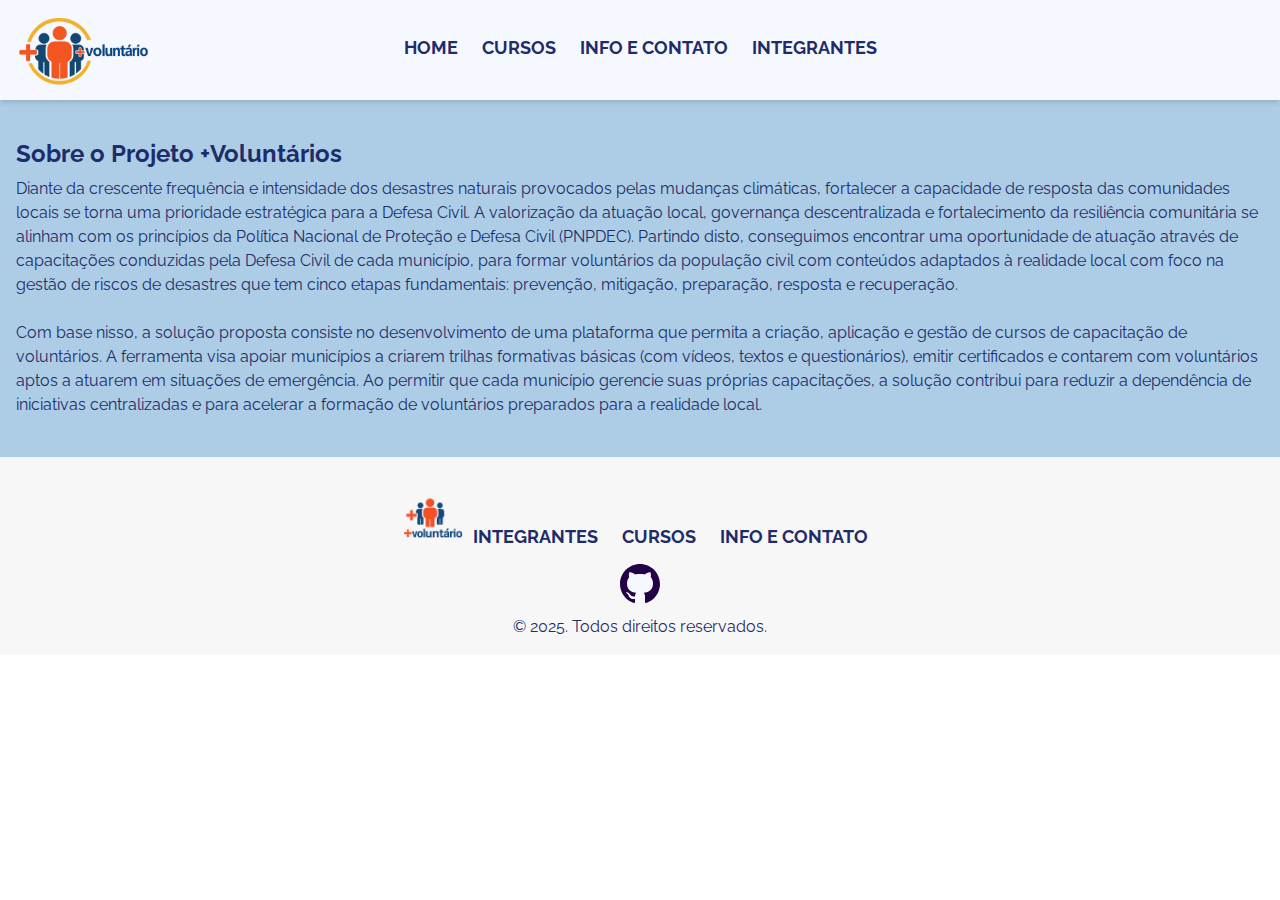
<file: about.html>
<!DOCTYPE html>
<html lang="pt-BR">
  <head>
    <meta charset="UTF-8" />
    <meta http-equiv="X-UA-Compatible" content="IE=edge" />

    <meta name="viewport" content="width=device-width, initial-scale=1.0" />
    <title>+Voluntários</title>

    <link rel="preconnect" href="https://fonts.googleapis.com" />
    <link rel="preconnect" href="https://fonts.gstatic.com" crossorigin />
    <link
      href="https://fonts.googleapis.com/css2?family=Archivo:wght@100&family=Courgette&family=Gloria+Hallelujah&family=Lobster&display=swap"
      rel="stylesheet"
    />
    <link
      href="https://fonts.googleapis.com/css2?family=Lato:wght@400;700&display=swap"
      rel="stylesheet"
    />
    <link
      href="https://fonts.googleapis.com/css2?family=Raleway:wght@400;700&display=swap"
      rel="stylesheet"
    />
    <link rel="stylesheet" href="css/styles.css" />
     <link rel="stylesheet" href="css/about.css" />
  </head>

  <body>
    <header>
      <div id="cabecalho">
        <a href="#" class="abrirmenu" onclick="abrir();"> &equiv; </a>

        <div id="superior">
          <div id="imagem">
            <img src="img/32.png" alt="logomarca defesa civil" />
          </div>

          <nav>
            <a href="#" class="fecharmenu" onclick="fechar();"> &times; </a>
            <ul>
              <li><a href="index.html">Home</a></li>
              <li><a href="cursos.html">Cursos</a></li>
              <li><a href="infoecontato.html">Info e contato</a></li>
              <li><a href="quemsomos.html">Integrantes</a></li>
            </ul>
          </nav>
        </div>
      </div>
    </header>
    <main>
      <!-- Team Section -->
      <section class="about-section">
        <div class="container">
          <div class="about-text">
  
            <h2>Sobre o Projeto +Voluntários</h2>

            <p>
              Diante da crescente frequência e intensidade dos desastres
              naturais provocados pelas mudanças climáticas, fortalecer a
              capacidade de resposta das comunidades locais se torna uma
              prioridade estratégica para a Defesa Civil. A valorização da
              atuação local, governança descentralizada e fortalecimento da
              resiliência comunitária se alinham com os princípios da Política
              Nacional de Proteção e Defesa Civil (PNPDEC). Partindo disto,
              conseguimos encontrar uma oportunidade de atuação através de
              capacitações conduzidas pela Defesa Civil de cada município, para
              formar voluntários da população civil com conteúdos adaptados à
              realidade local com foco na gestão de riscos de desastres que tem
              cinco etapas fundamentais: prevenção, mitigação, preparação,
              resposta e recuperação. <br/>
          
              <br/>Com base nisso, a solução proposta consiste no desenvolvimento de uma
              plataforma que permita a criação, aplicação e gestão de cursos de
              capacitação de voluntários. A ferramenta visa apoiar municípios a
              criarem trilhas formativas básicas (com vídeos, textos e
              questionários), emitir certificados e contarem com voluntários
              aptos a atuarem em situações de emergência. Ao permitir que cada
              município gerencie suas próprias capacitações, a solução contribui
              para reduzir a dependência de iniciativas centralizadas e para
              acelerar a formação de voluntários preparados para a realidade
              local.
            </p>
          </div>
        </div>
      </section>
    </main>
    <!-- ----------------FOOTER------------------ -->
    <footer>
      <div id="logo-links">
        <div>
          <nav>
            <ul>
              <li>
                <a href="index.html">
                  <img
                    id="logo-sugestao-azul"
                    src="img/30.png"
                    alt="logomarca defesa civil"
                  />
                </a>
              </li>
            </ul>
          </nav>
        </div>

        <div id="footer-links">
          <nav>
            <ul>
              <li><a href="quemsomos.html">Integrantes</a></li>
              <li><a href="cursos.html">Cursos</a></li>
              <li><a href="infoecontato.html">Info e contato</a></li>
            </ul>
          </nav>
        </div>
      </div>
      <div id="redes">
        <nav>
          <ul>
            <li>
              <a
                href="https://github.com/3BugBuddies/curso-volutarios-defesa-civil"
                target="_blank"
                ><img src="img/icon-github-logo.svg" alt="logotipo-do-github"
              /></a>
            </li>
          </ul>
        </nav>
      </div>
      <div id="direitos">
        <p>&copy; 2025. Todos direitos reservados.</p>
      </div>
    </footer>

    <script src="script/menu.js"></script>
  </body>
</html>
</file>
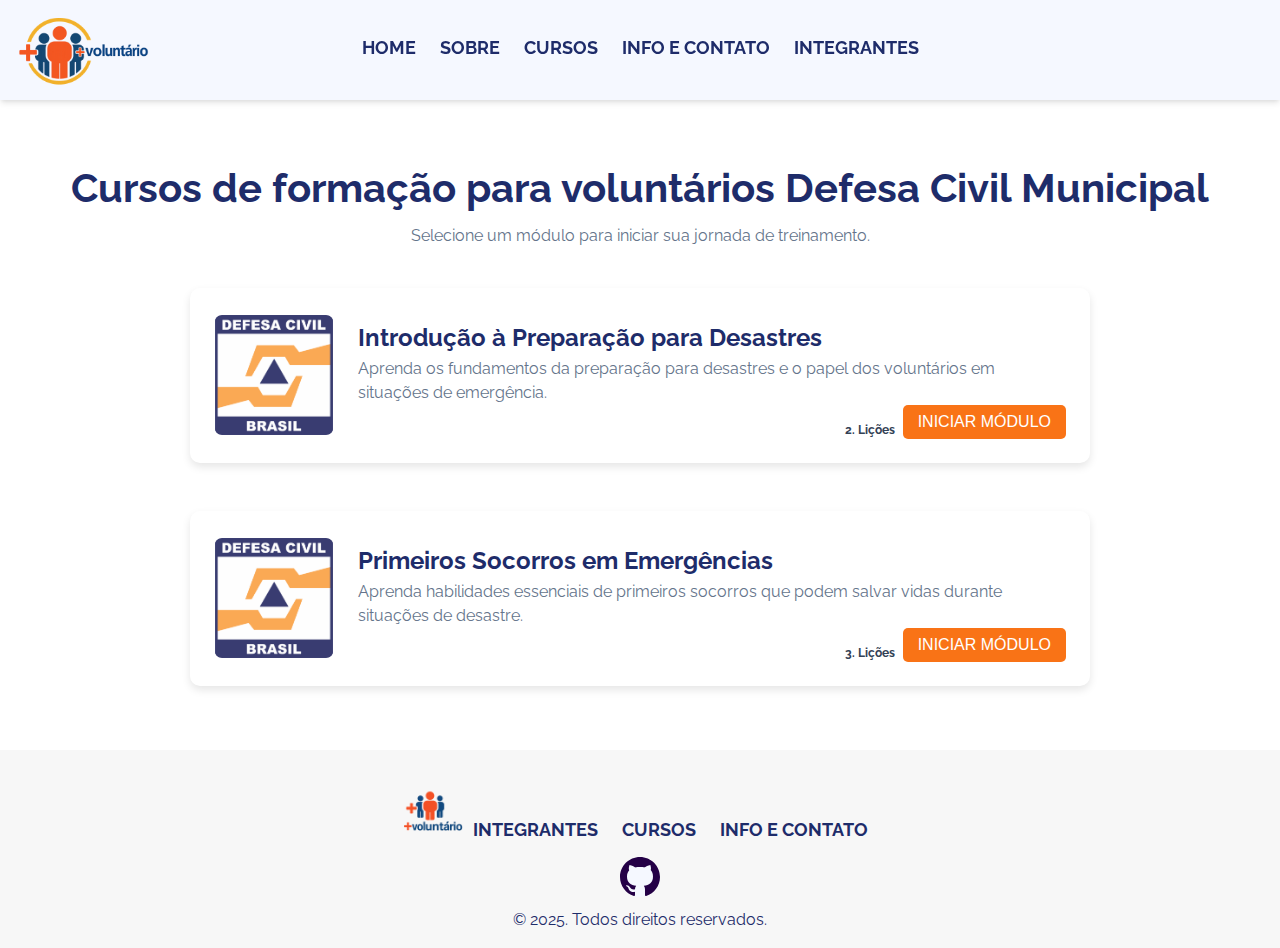
<file: cursos.html>
<!DOCTYPE html>
<html lang="pt-BR">
  <head>
    <meta charset="UTF-8" />
    <meta http-equiv="X-UA-Compatible" content="IE=edge" />
    <meta name="viewport" content="width=device-width, initial-scale=1.0" />
    <title>+Voluntários</title>

    <link rel="preconnect" href="https://fonts.googleapis.com" />
    <link rel="preconnect" href="https://fonts.gstatic.com" crossorigin />
    <link
      href="https://fonts.googleapis.com/css2?family=Archivo:wght@100&family=Courgette&family=Gloria+Hallelujah&family=Lobster&display=swap"
      rel="stylesheet"
    />
    <link
      href="https://fonts.googleapis.com/css2?family=Lato:wght@400;700&display=swap"
      rel="stylesheet"
    />
    <link
      href="https://fonts.googleapis.com/css2?family=Raleway:wght@400;700&display=swap"
      rel="stylesheet"
    />
    <link rel="stylesheet" href="css/styles.css" />
    <link rel="stylesheet" href="css/home.css" />
    <link rel="stylesheet" href="css/lista-curso.css" />
  </head>

  <body>
    <header>
      <div id="cabecalho">
        <a href="#" class="abrirmenu" onclick="abrir();"> &equiv; </a>

        <div id="superior">
          <div id="imagem">
         <img src="img/32.png" alt="logomarca defesa civil" />
          </div>

          <nav>
            <a href="#" class="fecharmenu" onclick="fechar();"> &times; </a>
            <ul>
              <li><a href="index.html">Home</a></li>
              <li><a href="about.html">Sobre</a></li>
              <li><a href="cursos.html">Cursos</a></li>
              <li><a href="infoecontato.html">Info e contato</a></li>
              <li><a href="quemsomos.html">Integrantes</a></li>
            </ul>
          </nav>
        </div>
      </div>
    </header>

    <main class="main" role="main">
      <div class="content">
        <section class="modules">
          <div class="container-modules">
            <h2>Cursos de formação para voluntários Defesa Civil Municipal</h2>
            <p>Selecione um módulo para iniciar sua jornada de treinamento.</p>

            <div class="module-grid" id="module-grid"></div>
          </div>
        </section>
      </div>
    </main>

    <!-- ----------------FOOTER------------------ -->
    <footer>
      <div id="logo-links">
        <div>
          <nav>
            <ul>
              <li>
                <a href="index.html">
                  <img
                    id="logo-sugestao-azul"
                    src="img/30.png"
                    alt="logomarca defesa civil"
                  />
                </a>
              </li>
            </ul>
          </nav>
        </div>

        <div id="footer-links">
          <nav>
            <ul>
              <li><a href="quemsomos.html">Integrantes</a></li>
              <li><a href="cursos.html">Cursos</a></li>
              <li><a href="infoecontato.html">Info e contato</a></li>
            </ul>
          </nav>
        </div>
      </div>
      <div id="redes">
        <nav>
          <ul>
            <li>
              <a
                href="https://github.com/3BugBuddies/curso-volutarios-defesa-civil"
                target="_blank"
                ><img src="img/icon-github-logo.svg" alt="logotipo-do-github"
              /></a>
            </li>
          </ul>
        </nav>
      </div>
      <div id="direitos">
        <p>&copy; 2025. Todos direitos reservados.</p>
      </div>
    </footer>

    <script src="script/data.js"></script>
    <script src="script/utils.js"></script>
    <script src="script/lista-curso.js"></script>
    <script src="script/menu.js"></script>
  </body>
</html>
</file>
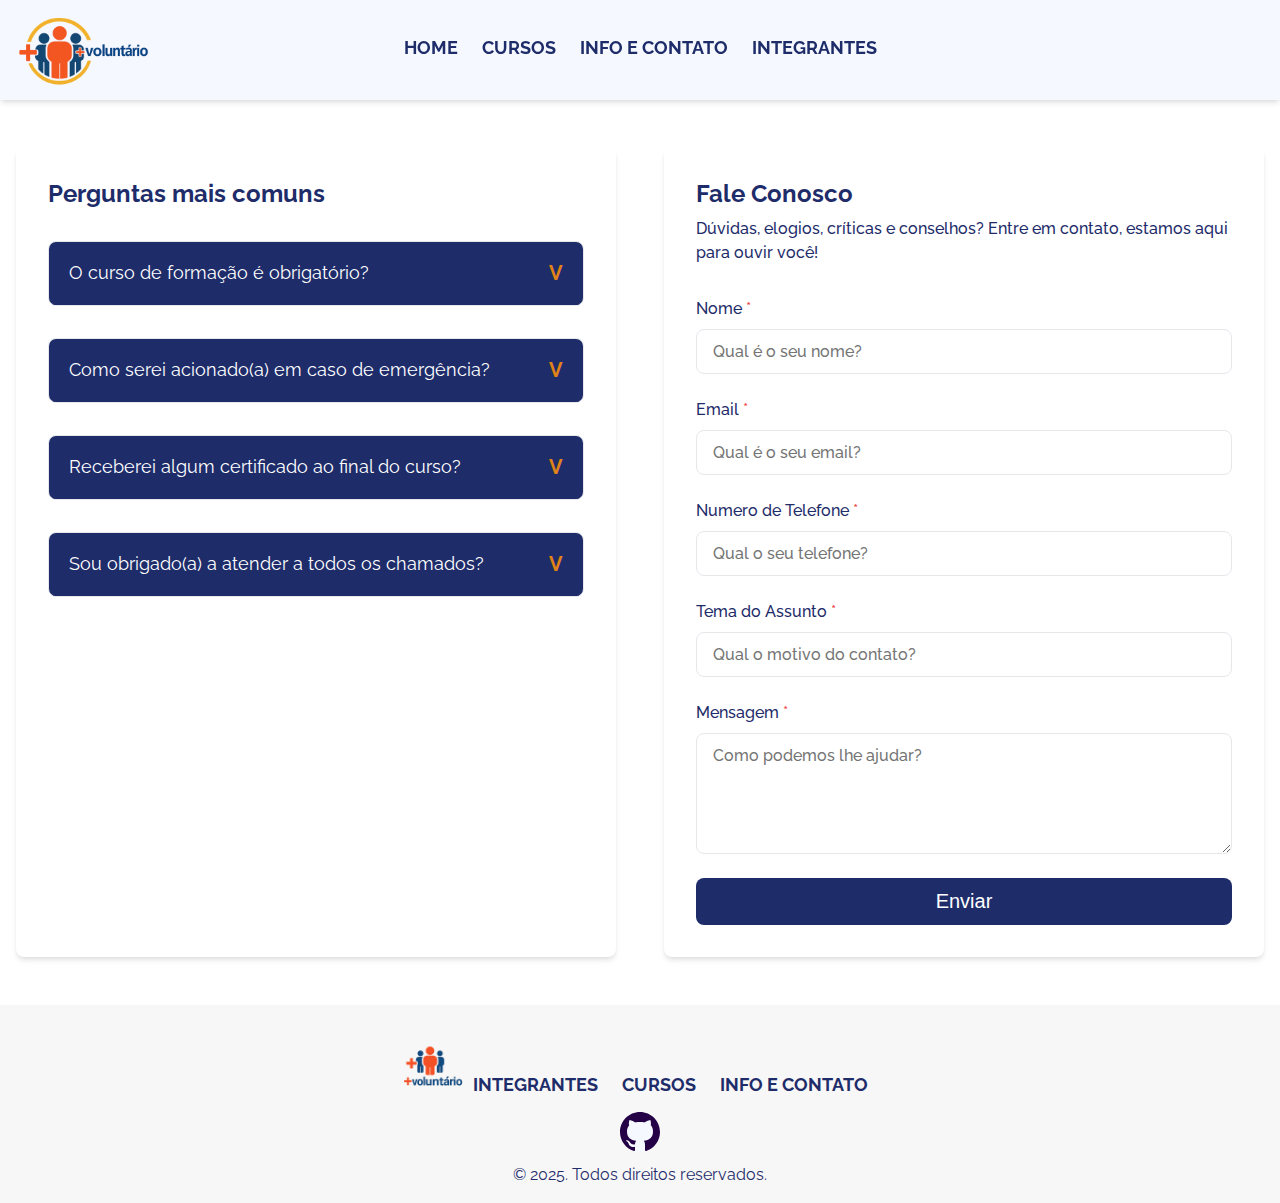
<file: infoecontato.html>
<!DOCTYPE html>
<html lang="pt-BR">
  <head>
    <meta charset="UTF-8" />
    <meta http-equiv="X-UA-Compatible" content="IE=edge" />
    <meta name="viewport" content="width=device-width, initial-scale=1.0" />
    <title>Escola de Voluntários da Defesa Civil</title>

    <link rel="preconnect" href="https://fonts.googleapis.com" />
    <link rel="preconnect" href="https://fonts.gstatic.com" crossorigin />
    <link
      href="https://fonts.googleapis.com/css2?family=Archivo:wght@100&family=Courgette&family=Gloria+Hallelujah&family=Lobster&display=swap"
      rel="stylesheet"
    />
    <link
      href="https://fonts.googleapis.com/css2?family=Lato:wght@400;700&display=swap"
      rel="stylesheet"
    />
    <link
      href="https://fonts.googleapis.com/css2?family=Raleway:wght@400;700&display=swap"
      rel="stylesheet"
    />
    <link rel="stylesheet" href="css/styles.css" />
    <link rel="stylesheet" href="css/info-contato.css" />
  </head>

<body>
    <header>
        <div id="cabecalho">
            <!-- <a href="#" class="abrirmenu" onclick="abrir();">Abrir Menu</a> -->
            <a href="#" class="abrirmenu" onclick="abrir();"> &equiv; </a>
            <div id="superior">
                <div id="imagem">
                    <img src="img/32.png" alt="logomarca defesa civil" />
                </div>

               <nav>
            <a href="#" class="fecharmenu" onclick="fechar();"> &times; </a>
            <ul>
              <li><a href="index.html">Home</a></li>
              <li><a href="cursos.html">Cursos</a></li>
              <li><a href="infoecontato.html">Info e contato</a></li>
              <li><a href="quemsomos.html">Integrantes</a></li>
            </ul>
          </nav>
            </div>
        </div>
    </header>
    <main class="main" role="main">
        <div class="content">
            <section class="faq-section">
                <h2>Perguntas mais comuns</h2>

                <details>
                    <summary>O curso de formação é obrigatório?</summary>
                    <p>
                        Sim. A capacitação é etapa fundamental para que o(a) voluntário(a) possa atuar de forma segura e eficaz. O curso oferece os conhecimentos teóricos e práticos necessários para o desempenho das atividades de Defesa Civil.
                    </p>
                </details>

                <details>
                    <summary>Como serei acionado(a) em caso de emergência?</summary>
                    <p>
                      O acionamento será feito pela Coordenadoria Municipal de Defesa Civil, geralmente por meio de grupos em aplicativos de mensagens, contato telefônico ou e-mail cadastrado. Mantenha sempre seus dados de contato atualizados.
                    </p>
                </details>

                <details>
                    <summary>Receberei algum certificado ao final do curso?</summary>
                    <p>
                     Sim. Ao concluir o curso com a frequência mínima exigida (geralmente 70%), você receberá um certificado que o(a) habilitará como voluntário(a) da Defesa Civil municipal.
                    </p>
                </details>

                   <details>
                    <summary>Sou obrigado(a) a atender a todos os chamados?</summary>
                    <p>
                     O trabalho voluntário é, por definição, uma atividade não remunerada e baseada na sua disponibilidade. No entanto, ao se comprometer com a Defesa Civil, esperamos contar com seu apoio, especialmente em situações de emergência. A comunicação sobre sua disponibilidade é fundamental.
                    </p>
                </details>

            </section>
            <section class="form-section">
                <div>
                    <h2>Fale Conosco</h2>
                    <p class="description">Dúvidas, elogios, críticas e conselhos?
                        Entre em contato, estamos aqui para ouvir você! </p>

                    <form id="contactForm" class="contact-form" onsubmit="handleSubmit(event)" novalidate
                        aria-label="formulário de contato">
                        <div class="form-group">
                            <label for="name" id="nameLabel">Nome<span class="required"
                                    aria-label="required">*</span></label>
                            <input type="text" id="name" name="name" placeholder="Qual é o seu nome?" required
                                aria-required="true" aria-labelledby="nameLabel" aria-describedby="nameError">
                            <span class="error-message" id="nameError" role="alert"></span>
                        </div>

                        <div class="form-group">
                            <label for="email" id="emailLabel">Email<span class="required"
                                    aria-label="required">*</span></label>
                            <input type="email" id="email" name="email" placeholder="Qual é o seu email?" required
                                aria-required="true" aria-labelledby="emailLabel" aria-describedby="emailError">
                            <span class="error-message" id="emailError" role="alert"></span>
                        </div>

                        <div class="form-group">
                            <label for="phone" id="phoneLabel">Numero de Telefone<span class="required"
                                    aria-label="required">*</span></label>
                            <input type="tel" id="phone" name="phone" placeholder="Qual o seu telefone?" required
                                aria-required="true" aria-labelledby="phoneLabel" aria-describedby="phoneError">
                            <span class="error-message" id="phoneError" role="alert"></span>
                        </div>

                        <div class="form-group">
                            <label for="subject" id="subjectLabel">Tema do Assunto<span class="required"
                                    aria-label="required">*</span></label>
                            <input type="text" id="subject" name="subject" placeholder="Qual o motivo do contato?"
                                required aria-required="true" aria-labelledby="subjectLabel"
                                aria-describedby="subjectError">
                            <span class="error-message" id="subjectError" role="alert"></span>
                        </div>

                        <div class="form-group">
                            <label for="message" id="messageLabel">Mensagem<span class="required"
                                    aria-label="required">*</span></label>
                            <textarea id="message" name="message" rows="5" placeholder="Como podemos lhe ajudar?"
                                required aria-required="true" aria-labelledby="messageLabel"
                                aria-describedby="messageError"></textarea>
                            <span class="error-message" id="messageError" role="alert"></span>
                        </div>

                        <button type="submit" class="submit-button" aria-label="Enviar formulário de contato">
                            <span class="button-text">Enviar</span>
                        </button>
                    </form>
                </div>
            </section>

        </div>
    </main>
    </div>

    <div id="successMessage" class="success-message hidden" role="dialog" aria-labelledby="successTitle"
        aria-modal="true">
        <div class="success-content">
            <div class="success-icon" aria-hidden="true">✓</div>
            <h2 id="successTitle">Obrigada!</h2>
            <p>Sua mensagem foi enviada com sucesso para equipe +Voluntários. Entraremos em contato em breve!</p>
            <button onclick="resetForm()" class="submit-button"
                aria-label="Feche a mensagem de sucesso">Fechar</button>
        </div>
    </div>

     <!-- ----------------FOOTER------------------ -->
    <footer>
      <div id="logo-links">
        <div>
          <nav>
            <ul>
              <li>
                <a href="index.html">
                  <img
                    id="logo-sugestao-azul"
                    src="img/30.png"
                    alt="logomarca defesa civil"
                  />
                </a>
              </li>
            </ul>
          </nav>
        </div>

        <div id="footer-links">
          <nav>
            <ul>
              <li><a href="quemsomos.html">Integrantes</a></li>
              <li><a href="cursos.html">Cursos</a></li>
              <li><a href="infoecontato.html">Info e contato</a></li>
            </ul>
          </nav>
        </div>
      </div>
      <div id="redes">
        <nav>
          <ul>
            <li>
              <a
                href="https://github.com/3BugBuddies/curso-volutarios-defesa-civil"
                target="_blank"
                ><img src="img/icon-github-logo.svg" alt="logotipo-do-github"
              /></a>
            </li>
          </ul>
        </nav>
      </div>
      <div id="direitos">
        <p>&copy; 2025. Todos direitos reservados.</p>
      </div>
    </footer>

    <script src="script/menu.js"></script>
    <script src="script/info-contato.js"></script>
</body>

</html>
</file>
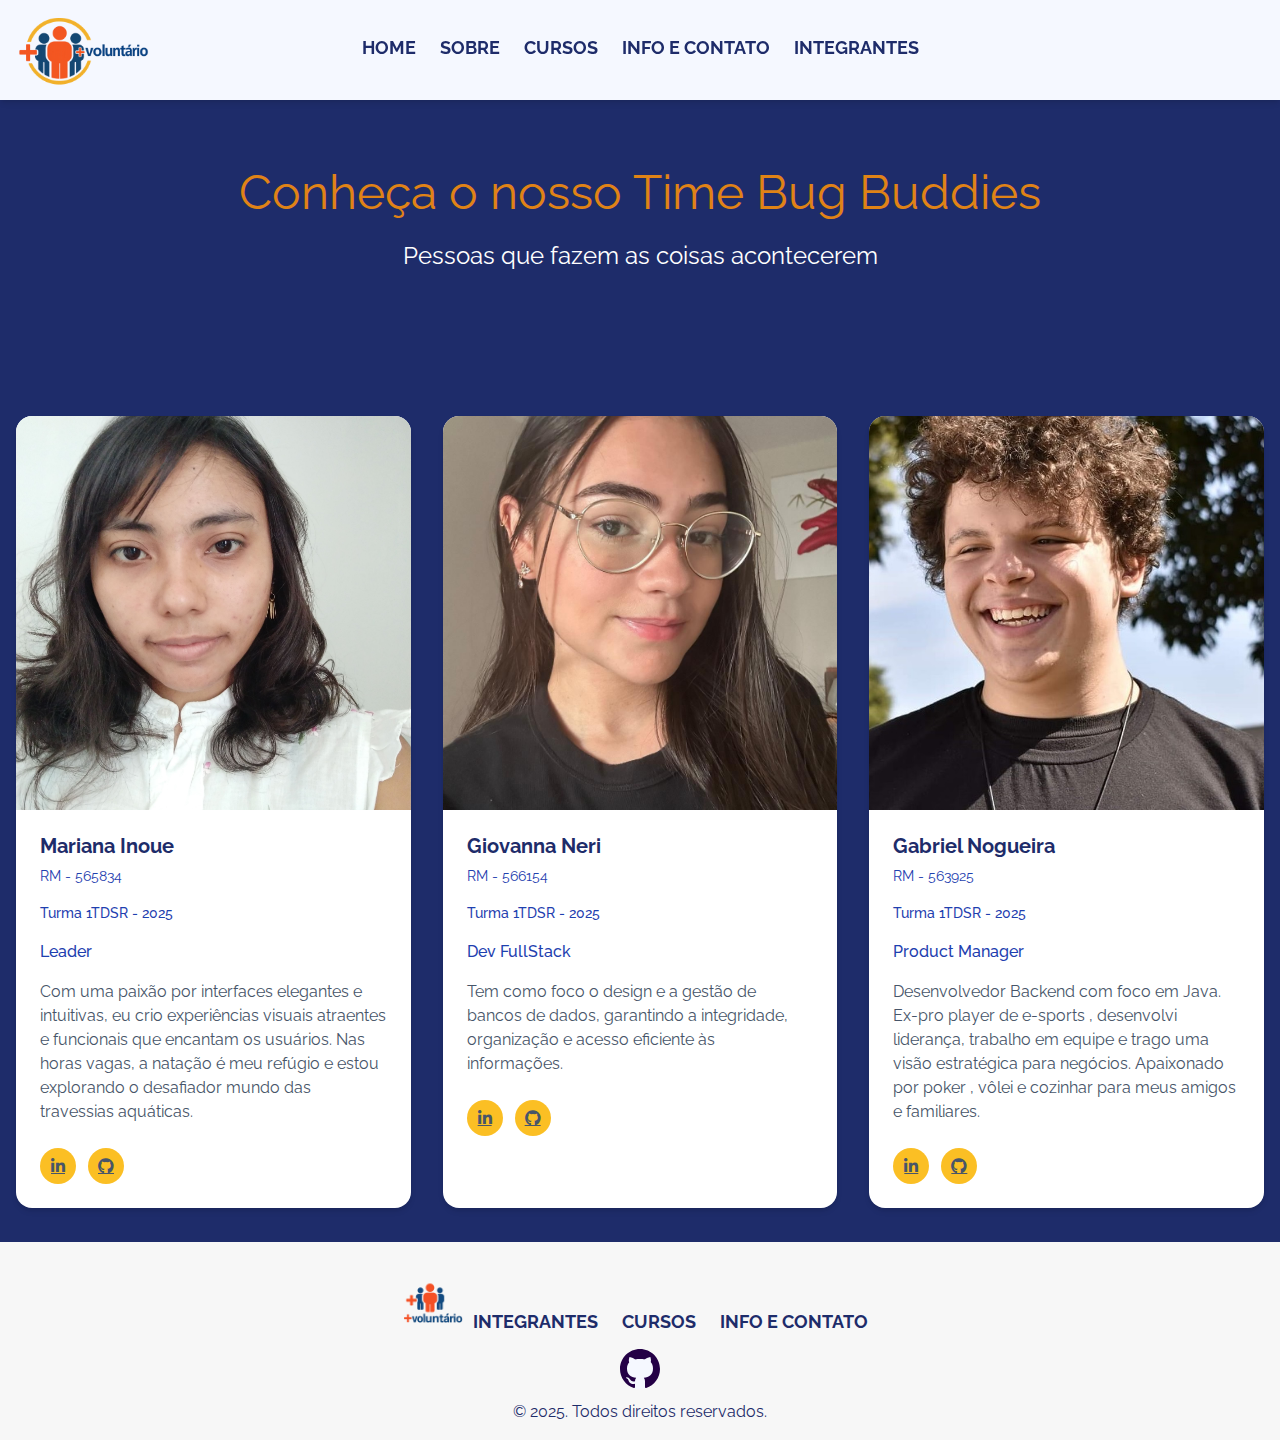
<file: quemsomos.html>
<!DOCTYPE html>
<html lang="pt-BR">

<head>
  <meta charset="UTF-8" />
  <meta http-equiv="X-UA-Compatible" content="IE=edge" />

  <meta name="viewport" content="width=device-width, initial-scale=1.0" />
  <title>+Voluntários</title>

  <link rel="preconnect" href="https://fonts.googleapis.com" />
  <link rel="preconnect" href="https://fonts.gstatic.com" crossorigin />
  <link
    href="https://fonts.googleapis.com/css2?family=Archivo:wght@100&family=Courgette&family=Gloria+Hallelujah&family=Lobster&display=swap"
    rel="stylesheet" />
  <link href="https://fonts.googleapis.com/css2?family=Lato:wght@400;700&display=swap" rel="stylesheet" />
  <link href="https://fonts.googleapis.com/css2?family=Raleway:wght@400;700&display=swap" rel="stylesheet" />
  <link rel="stylesheet" href="css/styles.css" />
  <link rel="stylesheet" href="css/quem-somos.css" />
  <link rel="stylesheet" href="https://cdnjs.cloudflare.com/ajax/libs/font-awesome/6.4.0/css/all.min.css" />
</head>

<body>
  <header>
    <div id="cabecalho">
      <a href="#" class="abrirmenu" onclick="abrir();"> &equiv; </a>

      <div id="superior">
        <div id="imagem">
          <img src="img/32.png" alt="logomarca defesa civil" />
        </div>

         <nav>
            <a href="#" class="fecharmenu" onclick="fechar();"> &times; </a>
            <ul>
              <li><a href="index.html">Home</a></li>
              <li><a href="about.html">Sobre</a></li>
              <li><a href="cursos.html">Cursos</a></li>
              <li><a href="infoecontato.html">Info e contato</a></li>
              <li><a href="quemsomos.html">Integrantes</a></li>
            </ul>
          </nav>
      </div>
    </div>
  </header>
  <main>
    <!-- Team Section -->
    <section class="team-section">
      <div class="container">
        <div class="section-header center">
          <h2>Conheça o nosso Time Bug Buddies</h2>
          <p>Pessoas que fazem as coisas acontecerem</p>
        </div>
        <div class="team-grid">
          <div class="team-card reveal">
            <div class="team-image">
              <img src="img/mari.jpg" alt="Mariana Inoue" height="auto" width="200">
            </div>
            <div class="team-info">
              <h3>Mariana Inoue</h3>
              <p class="team-rm">RM - 565834</p>
              <p class="team-course">Turma 1TDSR - 2025</p>
              <p class="team-position">Leader</p>
              <p class="team-bio">Com uma paixão por interfaces elegantes e intuitivas, eu crio experiências visuais
                atraentes e funcionais que encantam os usuários. Nas horas vagas, a natação é meu refúgio e estou
                explorando o desafiador mundo das travessias aquáticas.</p>
              <div class="team-social">
                <a href="https://www.linkedin.com/in/mariana-inoue/" aria-label="Linkedin"><i
                    class="fa-brands fa-linkedin-in"></i></i></a>
                <a href="https://github.com/Mariinoue" aria-label="GitHub"><i class="fa-brands fa-github"></i></a>
              </div>
            </div>
          </div>
          <div class="team-card reveal">
            <div class="team-image">
              <img src="img/giovanna-perfil.jpeg" alt="Giovanna Neri" height="auto" width="200">
            </div>
            <div class="team-info">
              <h3>Giovanna Neri</h3>
              <p class="team-rm">RM - 566154</p>
              <p class="team-course">Turma 1TDSR - 2025</p>
              <p class="team-position">Dev FullStack</p>
              <p class="team-bio">Tem como foco o design e a gestão de bancos de dados, garantindo a integridade,
                organização e acesso eficiente às informações.</p>
              <div class="team-social">
                <a href="https://www.linkedin.com/in/giovanna-neri-8b28062b5/" aria-label="Linkedin"><i
                    class="fa-brands fa-linkedin-in"></i></i></a>
                <a href="https://github.com/Giovanna-Nerii" aria-label="GitHub"><i class="fa-brands fa-github"></i></a>

              </div>
            </div>
          </div>
          <div class="team-card reveal">
            <div class="team-image">
              <img src="img/gabriel-perfil-2.jpg" alt="Gabriel" height="auto" width="200">
            </div>
            <div class="team-info">
              <h3>Gabriel Nogueira</h3>
              <p class="team-rm">RM - 563925</p>
              <p class="team-course">Turma 1TDSR - 2025</p>
              <p class="team-position">Product Manager</p>
              <p class="team-bio"> Desenvolvedor Backend com foco em Java. Ex-pro player de e-sports , desenvolvi
                liderança, trabalho em
                equipe e trago uma visão estratégica para negócios. Apaixonado por poker , vôlei e cozinhar para meus
                amigos e familiares.</p>
              <div class="team-social">
                <a href="https://www.linkedin.com/in/gabriel-nogueira-peixoto/" aria-label="Linkedin" target="_blank"><i
                    class="fa-brands fa-linkedin-in"></i></i></a>
                <a href="https://github.com/GNogueirovski" aria-label="GitHub" target="_blank"><i
                    class="fa-brands fa-github"></i></a>
              </div>
            </div>
          </div>
        </div>
      </div>
    </section>
  </main>
  <!-- ----------------FOOTER------------------ -->
  <footer>
    <div id="logo-links">
      <div>
        <nav>
          <ul>
            <li>
              <a href="index.html">
                <img id="logo-sugestao-azul" src="img/30.png" alt="logomarca defesa civil" />
              </a>
            </li>
          </ul>
        </nav>
      </div>

      <div id="footer-links">
        <nav>
          <ul>
            <li><a href="quemsomos.html">Integrantes</a></li>
            <li><a href="cursos.html">Cursos</a></li>
            <li><a href="infoecontato.html">Info e contato</a></li>
          </ul>
        </nav>
      </div>
    </div>
    <div id="redes">
      <nav>
        <ul>
          <li>
            <a href="https://github.com/3BugBuddies/curso-volutarios-defesa-civil" target="_blank"><img
                src="img/icon-github-logo.svg" alt="logotipo-do-github" /></a>
          </li>
        </ul>
      </nav>
    </div>
    <div id="direitos">
      <p>&copy; 2025. Todos direitos reservados.</p>
    </div>
  </footer>

  <script src="script/menu.js"></script>
</body>

</html>
</file>
<file: css/styles.css>
@import url('./_variables.css');

html {
  scroll-behavior: smooth;
}

* {
  margin: 0;
  padding: 0;
  box-sizing: border-box;
}

body {
  font-family: var(--font-family-base);
  line-height: 1.5;
  color: var(--color-text-light);
  background: var(--color-background-primary);
}

/* Typography */
h1,
h2,
h3,
h4,
h5,
h6 {
  font-family: var(--font-family-heading);
  line-height: 1.2;
  margin-bottom: var(--spacing-2);
  color: var(--color-text-primary);
}

h1 {
  font-size: var(--heading-font-size);
  font-weight: var(--font-weight-bold);
  text-transform: uppercase;
  flex: 1;
  padding-top: var(--spacing-2);
}

header {
  height: 6.25rem;
  background-size: 100%;
  background-color: var(--color-background-light-blue);
  color: var(--color-text-primary);
  box-shadow: var(--shadow-md);
  position: sticky;
  top: 0;
  z-index: 100;
  display: flex;
  justify-content: space-around;
}

ul,
ol {
  list-style: none;
}


/* //-----------Menu------------------ */
.abrirmenu {
  text-decoration: none;
  background-color: var(--color-background-light-blue);
  padding: 0.625rem;
  color: var(--color-text-primary);
  font-size: 10pt;
  font-weight: var(--font-weight-bold);
  display: none;
}

.fecharmenu {
  text-decoration: none;
  font-size: 20pt;
  padding: 0.625rem;
  border-radius: 50%;
  color: var(--color-text-orange);
  display: none;
}

#cabecalho {
  background-color: #f5f8ff;
  height: 1.25rem;
  color: #240046;
}

#superior {
  display: flex;
  flex-direction: row;
  flex-wrap: wrap;
}

#imagem {
  display: flex;
  width: 5.625rem;
  height: 5.625rem;
  margin-left: 1rem;
  z-index: 10000;
  position: absolute;
  left: 0;
  top: 0.5rem;
}

#superior nav {
  flex: 2;
  text-align: center;
  padding-top: var(--spacing-6);
}

#superior nav ul {
  list-style: none;
}

#superior nav ul li {
  display: inline-block;
  padding: 0.625rem 0.625rem;
}

#superior nav ul li:hover {
  background-color: magenta;
}

#superior nav ul li a {
  text-decoration: none;
  color: var(--color-text-primary);
  font-family: var(--font-family-base);
  font-size: 1.125rem;
  font-weight: var(--font-weight-bold);
  text-transform: uppercase;
}

#cabecalho p {
  width: 70%;
  margin: 0 auto;
  text-align: center;
  font-family: arial;
}

#cabecalho p:hover {
  color: var(--primary-color-light);
}

/* 
/* ========================  estilos do footer ======================= */
footer {
  background-color: #f7f7f7;
  display: flex;
  flex-direction: column;
}

footer #logo-links {
  display: flex;
  flex-direction: row;
  justify-content: space-between;
  align-items: center;
  justify-content: center;
  padding: 0 2rem;
  margin-top: 2rem;
}

#logo-links nav ul {
  list-style: none;
}

footer #direitos {
  flex: 1;
  color: var(--color-text-primary);
  font-family: var(--font-family-base);
  font-size: var(--font-size-base);
  display: flex;
  justify-content: center;
  align-items: center;
  padding-bottom: 1rem !important;
}

footer #logo-sugestao-azul {
  width: 3.75rem;
  height: 3.75rem;
}

#footer-links nav {
  flex: 2;
  text-align: center;
  padding-top: var(--spacing-6);
}

#footer-links nav ul {
  list-style: none;
}

#footer-links nav ul li {
  display: inline-block;
  padding: 0.625rem 0.625rem;
}

#superior nav ul li:hover {
  background-color: var(--primary-color-light);
}

#footer-links nav ul li a {
  text-decoration: none;
  color: var(--color-text-primary);
  font-family: var(--font-family-base);
  font-size: var(--font-size-lg);
  font-weight: var(--font-weight-bold);
  text-transform: uppercase;
}

footer #redes {
  flex: 1;
  display: flex;
  justify-content: space-around;
  align-items: center;
}

footer #redes nav {
  text-align: center;
}

footer #redes nav ul {
  list-style: none;
}

footer #redes nav ul li {
  display: inline-block;
}

footer #redes nav ul li a img {
  width: 3rem;
  height: 3rem;
}

/* Medium devices (tablets, 768px and up) */
@media (min-width: 768px) and (max-width: 992px) {
  header {
    background-position: 0 0;
    background-repeat: no-repeat;
  }

  #superior nav {
   background-color: var(--color-brand-blue);
    position: fixed;
    right: -13.125rem;
    top: 0;
    z-index: 10000;
    width: 12.5rem;
    height: 100vh;
    text-align: left;
    padding-top: 6.25rem;
    padding-left: 1.25rem;
    transition: ease 0.5s;
  }

  #superior nav ul li {
    display: block;
    margin-bottom: var(--spacing-3);
  }

  #superior nav ul li a {
    color: var(--color-white);
    font-size: 14pt;
    text-transform: uppercase;
    font-weight: var(--font-weight-bold);
  }

  h1 {
    font-size: 50pt;
    font-weight: var(--font-weight-bold);
    text-transform: uppercase;
    z-index: 10000;
  }

  #imagem {
    display: flex;
    width: 9.375rem;
    height: 9.375rem;
    top: -1.875rem;
    left: -0.625rem;
    z-index: 10000;
    position: absolute;
  }

  .abrirmenu {
    background-color: var(--color-background-light-blue);
    display: block;
    width: 2.5rem;
    font-size: 35pt;
    font-weight: var(--font-weight-bold);
    position: fixed;
    right: 2.5rem;
    top: 0;
    z-index: 1000;
  }

  .fecharmenu {
    display: block;
    width: 1.875rem;
    height: 1.875rem;
    font-size: 20pt;
    font-weight: var(--font-weight-bold);
    padding: 0.625rem;
    text-align: center;
    position: absolute;
    top: 0;
    right: 9.375rem;
    /* Alterado para o lado direito */
    border-radius: 2;
  }
}

/* =============== Área dos breakpoints de responsividade ==================== */
/* Small devices (landscape phones, 576px and up) */
@media (min-width: 0px) and (max-width: 576px) {
  header {
    background-position: 0px 0px;
    background-repeat: no-repeat;
  }

  #superior nav {
    background-color: var(--color-brand-blue);
    position: fixed;
    right: -13.125rem;
    top: 0;
    z-index: 10000;
    width: 12.5rem;
    height: 100vh;
    text-align: left;
    padding-top: 6.25rem;
    padding-left: 1.25rem;
    transition: ease 0.5s;
  }

  #superior nav ul li {
    display: block;
    margin-bottom: 0.625rem;
  }

  #superior nav ul li a {
    color: var(--color-white);
    font-size: 14pt;
    text-transform: uppercase;
    font-weight: var(--font-weight-bold);
  }

  h1 {
    font-family: var(--font-family-heading);
    font-size: 50pt;
    font-weight: var(--font-weight-bold);
    text-transform: uppercase;
    z-index: 10000;
  }

  #imagem {
    display: flex;
    width: 5rem;
    height: 5rem;
    top: 0.5rem;
    left: 0.5rem;
    z-index: 10000;
    position: absolute;
  }

  .abrirmenu {
    display: block;
    width: 2.5rem;
    font-size: 30pt;
    font-weight: var(--font-weight-bold);
    position: fixed;
    right: 2.5rem;
    top: 0;
    z-index: 1000;
  }

  .fecharmenu {
    display: block;
    width: 1.875rem;
    height: 1.875rem;
    font-size: 20pt;
    font-weight: var(--font-weight-bold);
    padding: 0.625rem;
    text-align: center;
    position: absolute;
    top: 0;
    right: 9.375rem;
    border-radius: 2;
  }

  /* //-----------FOOTER-celulares------------------ */
  footer {
    background-color: #f7f7f7;
    display: flex;
    flex-direction: column;
  }

  footer #logo-links {
    display: flex;
    flex-direction: column;
    justify-content: center;
    align-items: center;
    justify-content: center;
    padding: 2rem 1rem;
  }

  #logo-links nav ul {
    list-style: none;
  }

  footer #direitos {
    flex: 1;
    color: var(--color-text-primary);
    font-family: var(--font-family-base);
    font-size: var(--font-size-xs);
    display: flex;
    justify-content: center;
    align-items: center;
    padding-bottom: 1rem !important;
  }

  footer #logo-sugestao-azul {
    width: 3.125rem;
    height: 3.125rem;
  }

  #footer-links nav {
    flex: 2;
    text-align: center;
    padding-top: 1rem;
  }

  #footer-links nav ul {
    list-style: none;
  }

  #footer-links nav ul li {
    display: inline-block;
  }

  #superior nav ul li:hover {
    background-color: var(--primary-color-light);
  }

  #footer-links nav ul li a {
    text-decoration: none;
    color: var(--color-text-primary);
    font-family: var(--font-family-base);
    font-size: var(--font-size-base);
    font-weight: var(--font-weight-bold);
    text-transform: uppercase;
  }

  footer #redes {
    flex: 1;
    display: flex;
    justify-content: space-around;
    align-items: center;
  }

  footer #redes nav {
    text-align: center;
  }

  footer #redes nav ul {
    list-style: none;
  }

  footer #redes nav ul li {
    display: inline-block;
  }

  footer #redes nav ul li a img {
    width: 2rem;
    height: 2rem;
  }
}
</file>
<file: css/about.css>
@import url("./_variables.css");

main {
  flex: 1;
}

.about-section {
  padding: var(--spacing-10) var(--spacing-4);
  background: var(--color-background-baby-blue);
  color: var(--color-text-primary);
  display: flex;
}

/* Container principal */
.container {
  width: 100%;
  max-width: 1280px;
  margin: 0 auto;
}

/* Título da Seção */
.section-title {
  text-align: center;
  margin-bottom: var(--spacing-8);
}

.section-title h2 {
  font-family: 'Raleway', sans-serif;
  font-size: 2.5rem;
  font-weight: 700;
  margin-bottom: var(--spacing-2);
  color: var(--color-text-primary);
}

.section-title p {
  font-size: 1.1rem;
  color: var(--color-text-secondary);
  max-width: 700px;
  margin: 0 auto;
}

/* Container dos Cards */
.about-cards-container {
  display: flex;
  justify-content: center;
  gap: var(--spacing-6);
  flex-wrap: wrap;
}

/* Estilo Individual do Card */
.about-card {
  background-color: var(--color-background-primary);
  padding: var(--spacing-8);
  border-radius: var(--border-radius-md);
  box-shadow: var(--box-shadow-md);
  text-align: center;
  flex: 1;
  min-width: 280px;
  max-width: 380px;
  transition: transform 0.3s ease, box-shadow 0.3s ease;
}

.about-card:hover {
  transform: translateY(-8px);
  box-shadow: 0 12px 24px rgba(0, 0, 0, 0.15);
}

.about-card h3 {
  font-family: 'Raleway', sans-serif;
  font-size: var(--font-size-2xl);
  margin-bottom: var(--spacing-4);
  color: var(--color-brand-blue);
}

.about-card p {
  line-height: 1.6;
  color: #555;
  font-size: var(--font-size-lg)
}

/* Ícones do Card */
.card-icon {
  font-size: 3rem;
  color: #007bff;
  margin-bottom: var(--spacing-4);
}

.pills-list {
  list-style: none;
  padding: 0;
  margin-top: var(--spacing-4);
}

.pills-list li {
  background-color: #e9ecef;
  color: #495057;
  padding: var(--spacing-2) var(--spacing-4);
  border-radius: 50px;
  margin-bottom: var(--spacing-2);
  font-weight: var(--font-weight-bold);
  transition: background-color 0.3s ease;
}

.pills-list li:hover {
  background-color: var(--color-brand-orange);
  color: white;
}


/* Responsividade para telas menores */
@media (max-width: 768px) {
  .about-section {
    padding: var(--spacing-8) var(--spacing-2);
  }

  .section-title h2 {
    font-size: 2rem;
  }

  .about-cards-container {
    flex-direction: column;
    align-items: center;
  }

  .about-card {
    width: 100%;
    max-width: 450px;
  }
}
</file>
<file: css/home.css>
@import url('./_variables.css');

/* Container */
.container {
  width: 100%;
  max-width: 1280px;
  margin: 0 auto;
  padding: 0 var(--spacing-4);
}

/* Section Styles */
section {
  padding: var(--spacing-16) 0;
}

.section-header {
  margin-bottom: var(--spacing-12);
}

.section-header h2 {
  margin-bottom: var(--spacing-4);
}

.section-header p {
  font-size: var(--font-size-lg);
  color: var(--color-text-secondary);
  max-width: 800px;
  margin: 0 auto var(--spacing-8);
}

.section-header.center {
  text-align: center;
}

/* Buttons */
.btn {
  display: inline-block;
  padding: var(--spacing-3) var(--spacing-6);
  border-radius: var(--border-radius-md);
  font-weight: var(--font-weight-medium);
  text-align: center;
  cursor: pointer;
  transition: all var(--transition-fast);
  border: none;
  outline: none;
  font-size: var(--font-size-base);
  line-height: 1.5;
}

.btn-primary {
  background-color: var(--color-primary);
  color: var(--color-white);
}

.btn-primary:hover {
  background-color: var(--color-primary-dark);
  color: var(--color-white);
}

.btn-secondary {
  background-color: var(--color-secondary);
  color: var(--color-white);
}

.btn-secondary:hover {
  background-color: var(--color-secondary-dark);
  color: var(--color-white);
}

.btn-light {
  background-color: var(--color-white);
  color: var(--color-primary);
}

.btn-light:hover {
  background-color: var(--color-background-alt);
  color: var(--color-primary-dark);
}

/* Utilities */
.fade-in {
  opacity: 0;
  transform: translateY(20px);
  animation: fadeIn var(--transition-normal) forwards;
}

@keyframes fadeIn {
  to {
    opacity: 1;
    transform: translateY(0);
  }
}

.reveal {
  opacity: 0;
  transform: translateY(30px);
  transition: all var(--transition-normal);
}

.reveal.visible {
  opacity: 1;
  transform: translateY(0);
}

/* Scroll to Top Button */
.scroll-to-top {
  position: fixed;
  bottom: var(--spacing-6);
  right: var(--spacing-6);
  z-index: var(--z-overlay);
  opacity: 0;
  visibility: hidden;
  transition: all var(--transition-normal);
}

.scroll-to-top.visible {
  opacity: 1;
  visibility: visible;
}

.scroll-to-top button {
  width: 3rem;
  height: 3rem;
  border-radius: 50%;
  background-color: var(--color-primary);
  color: var(--color-white);
  border: none;
  cursor: pointer;
  display: flex;
  align-items: center;
  justify-content: center;
  box-shadow: var(--shadow-md);
  transition: all var(--transition-fast);
}

.scroll-to-top button:hover {
  background-color: var(--color-primary-dark);
  transform: translateY(-5px);
}



/* Media Queries */
@media (max-width: 768px) {
  h1 {
    font-size: var(--font-size-3xl);
  }

  h2 {
    font-size: var(--font-size-2xl);
  }

  h3 {
    font-size: var(--font-size-xl);
  }

  section {
    padding: var(--spacing-12) 0;
  }
}

@media (max-width: 480px) {
  h1 {
    font-size: var(--font-size-2xl);
  }

  h2 {
    font-size: var(--font-size-xl);
  }

  section {
    padding: var(--spacing-8) 0;
  }

  .btn {
    display: block;
    width: 100%;
    margin-bottom: var(--spacing-4);
  }
}

/* Hero Section */
.hero {
  height: 100vh;
  min-height: 600px;
  display: flex;
  align-items: center;
  background: linear-gradient(135deg, rgba(0, 0, 0, 0.8) 0%, rgba(37, 99, 235, 0.8) 100%), url('../img/equipe-diversificada-empilhando-suas-maos.jpg') no-repeat center center / cover;
  color: var(--color-white);
  position: relative;
}

.hero-content {
  max-width: 800px;
  margin: 0 auto;
  text-align: center;
  padding-top: var(--spacing-16);
}

.hero-content h1 {
  font-size: var(--font-size-5xl);
  color: var(--color-white);
  margin-bottom: var(--spacing-6);
  line-height: 1.1;
}

.hero-content h1 span {
  color: var(--color-secondary-light);
}

.hero-content p {
  font-size: var(--font-size-xl);
  color: var(--color-white);
  margin-bottom: var(--spacing-8);
  max-width: 600px;
  margin-left: auto;
  margin-right: auto;
}

.hero-buttons {
  display: flex;
  gap: var(--spacing-4);
  justify-content: center;
}


/* Media Queries */
@media (max-width: 992px) {}

@media (max-width: 768px) {
  .hero-content h1 {
    font-size: var(--font-size-4xl);
  }

  .hero-content p {
    font-size: var(--font-size-lg);
  }

  .hero-buttons {
    flex-direction: column;
    max-width: 300px;
    margin: 0 auto;
  }

  .module-grid {
    grid-template-columns: 1fr;
    max-width: 450px;
    margin-left: auto;
    margin-right: auto;
  }
}

@media (max-width: 576px) {
  .hero-content h1 {
    font-size: var(--font-size-3xl);
  }
}
</file>
<file: css/lista-curso.css>
@import url('./_variables.css');

.container-modules {
  width: 100%;
  margin: 0 auto;
  padding: 0;
  height: auto;
  display: flex;
  flex-direction: column;
  align-items: center;
}

.modules {
  width: 100%;
  align-items: center;
  text-align: center;
}

.modules h2 {
  color: var(--color-brand-blue);
  text-align: center;
  /* Centralizado para o título principal */
  font-family: var(--font-family-base, 'Raleway'), sans-serif;
  font-size: 2.5rem;
  /* Aumentado para destaque */
  font-style: normal;
  font-weight: var(--font-weight-bold);
  line-height: 1.2;
  /* Ajuste para melhor legibilidade */
  margin-bottom: var(--spacing-3);
}

.modules>p {
  font-family: var(--font-family-base, 'Raleway'), sans-serif;
  margin: 0 auto var(--spacing-5);
  color: var(--cinza-medio);
  font-size: var(--font-size-3xl);
  line-height: var(--line-height-relaxed);
  text-align: center;
  font-weight: var(--font-weight-bold);
}

.module-grid {
  padding-top: var(--spacing-4);
  display: grid;
  grid-template-columns: 1fr;
  /* Padrão para mobile */
  gap: 1.5rem;
  /* Espaçamento entre os cards */
  width: 100%;
}

.module-card {
  display: flex;
  flex-direction: row;
  align-items: center;
  background-color: var(--color-background-primary);
  border-radius: 0.625rem;
  box-shadow: 0px 4px 8px 0px rgba(0, 0, 0, 0.1);
  transition: transform 0.3s ease, box-shadow 0.3s ease;
  padding: 2rem;
  width: 100%;
}

.module-card:hover {
  transform: translateY(-5px);
  box-shadow: var(--shadow-sm)
}

.module-image {
  flex-shrink: 0;
  width: 7.5rem;
  height: 7.5rem;
  display: flex;
  justify-content: center;
  align-items: center;
  border-radius: var(--border-radius-md);
  overflow: hidden;
  /* Garante que a imagem não saia da borda */
}

.module-image img {
  width: 100%;
  height: 100%;
  object-fit: contain;
  /* Garante que a imagem se ajuste sem cortar */
}

.module-content {
  flex-grow: 1;
  margin-left: 1.5rem;
  /* Espaçamento entre imagem e conteúdo */
  text-align: left;
  /* Alinhamento do texto para a esquerda */
}

.module-title {
  color: var(--color-brand-blue);
  text-align: left;
  /* Centralizado para o título principal */
  font-family: var(--font-family-base, 'Raleway'), sans-serif;
  font-weight: var(--font-weight-normal);
  margin-top: var(--spacing-3);
  margin-bottom: var(--spacing-1);
}

.module-description {
  color: var(--cinza-medio);
  text-align: left;
  /* Centralizado para o título principal */
  font-family: var(--font-family-base, 'Raleway'), sans-serif;
  font-weight: var(--font-weight-normal);
  margin: 0;
  /* Remove margem padrão */
}

.module-footer {
  flex-shrink: 0;
  display: flex;
  justify-content: flex-end;
  /* Alinha o botão à direita */
  align-items: center;
  /* Centraliza verticalmente o botão */
  padding: 1rem;
  /* Espaçamento à esquerda do footer */
  margin-bottom: var(--spacing-4);
  gap: 0.5rem;
  /* Espaçamento entre o texto e o botão */
}

.module-button {
  background-color: var(--color-secondary);
  color: var(--color-white);
  border: none;
  border-radius: 0.3125rem;
  padding: 0.625rem 1.25rem;
  font-size: var(--font-size-base);
  font-weight: var(--font-weight-normal);
  cursor: pointer;
  transition: background-color 0.3s ease;
  text-transform: uppercase;
  white-space: nowrap;
}

.module-button:hover {
  background-color: var(--color-secondary-dark);
}

.module-button.completed {
  background-color: var(--color-secondary);
  /* Cor para módulo completo */
}

.module-button.completed:hover {
  background-color: var(--color-secondary-dark);
  /* Cor hover para módulo completo */
}

/* Media Queries para Responsividade */

/* Tablet e Telas Maiores (768px a 1024px) */
@media (min-width: 768px) {
  .module-grid {
    grid-template-columns: repeat(auto-fit, minmax(300px, 1fr));
    /* 2 colunas, se couber */
    gap: 1.5rem;
  }

  .module-card {
    flex-direction: column;
    text-align: center;
    padding: var(--spacing-4);
    height: auto;
  }

  .module-image {
    width: 6rem;
    height: 6rem;
  }

  .module-content {
    margin: 0;
    text-align: center;
  }

  .module-title {
    font-size: var(--font-size-xl);
    font-weight: var(--font-weight-bold);
    text-align: center;
  }

  .module-description {
    font-size: var(--font-size-base);
    text-align: left;
  }

  .module-button {
    padding: 8px 15px;
    width: 100%;
  }

  .module-footer {
    flex-direction: column;
    align-items: end;
    margin: 0;
  }

  .module-lessons {
    color: var(--color-gray-700);
    font-family: var(--font-family-base, 'Raleway'), sans-serif;
    font-weight: var(--font-weight-bold);
    font-size: var(--font-size-xs);
  }
}

/* Desktop e Telas Maiores (acima de 1024px) */
@media (min-width: 1024px) {
  .module-grid {
    grid-template-columns: 1fr;
    max-width: 56.25rem;
  }

  .module-card {
    display: flex;
    flex-direction: row;
    height: auto;
    padding: var(--spacing-6);
    margin-top: var(--spacing-6);
    gap: var(--spacing-6);
  }

  .module-image {
    width: 7.5rem;
    height: 7.5rem;
    margin-bottom: 0;
  }

  .module-content {
    flex-grow: 1;
    margin-left: 0;
    text-align: left;
  }

  .module-title {
    font-size: var(--font-size-2xl);
    font-weight: var(--font-weight-bold);
    text-align: left;
  }

  .module-description {
    font-size: var(--font-size-base);
    font-weight: var(--font-weight-normal);
    margin: 0;
    text-align: left;
  }

  .module-footer {
    display: flex;
    justify-content: flex-end;
    align-items: end;
    flex-direction: row;
    padding: 0;
    margin: 0;
  }

  .module-button {
    width: auto;
  }
}

/* Telas muito pequenas (abaixo de 480px) */
@media (max-width: 480px) {
  .module-content {
    margin-left: 0;
  }

  .module-card {
    flex-direction: column;
    padding: var(--spacing-4);
    margin-top: var(--spacing-4);
    justify-content: center;
    display: flex;
    gap: var(--spacing-3);
  }

  .module-image {
    width: 5rem;
    height: 5rem;
  }

  .module-title {
    font-size: var(--font-size-xl);
    font-weight: var(--font-weight-bold);
    text-align: center;
  }

  .module-description {
    font-size: var(--font-size-base);
    text-align: left;
  }

  .module-button {
    padding: 0.5rem 0.9375rem;
    width: 100%;
  }

  .module-footer {
    flex-direction: column;
    align-items: end;
    margin: 0;
  }

  .module-lessons {
    color: var(--color-gray-700);
    font-family: var(--font-family-base, 'Raleway'), sans-serif;
    font-weight: var(--font-weight-bold);
    font-size: var(--font-size-xs);
  }

}
</file>
<file: css/info-contato.css>
@import url('./_variables.css');

.main {
  max-width: 1280px;
  margin: 0 auto;
  padding: 3rem 1rem;
}

.content {
  display: grid;
  grid-template-columns: 2fr 2fr;
  gap: 3rem;
}

@media (max-width: 1024px) {
  .content {
    grid-template-columns: 1fr;
  }
}

.form-section {
  background: var(--color-background-primary);
  padding: 2rem;
  border-radius: 0.5rem;
  box-shadow: var(--shadow-md);
}

.description {
  color: var(--color-text-primary);
  font-size: var(--font-size-base);
  font-weight: var(--font-weight-medium);
  margin-bottom: 2rem;
}

.contact-form {
  display: grid;
  gap: 1.5rem;
}

.form-group {
  display: grid;
  gap: 0.5rem;
}

label {
  font-size: var(--font-size-base);
  font-weight: var(--font-weight-medium);
  color: var(--color-text-primary);
}

.required {
  color: var(--color-error);
  margin-left: 0.25rem;
}

input,
textarea {
  width: 100%;
  padding: 0.75rem 1rem;
  border: 0.0938rem solid var(--color-border);
  border-radius: var(--border-radius-md);
  font-size: var(--font-size-base);
  font-weight: var(--font-weight-medium);
  transition: all 0.2s;
  font-family: var(--font-family-base);
}

input:focus,
textarea:focus {
  outline: none;
  font-family: var(--font-family-base);
  border-color: var(--color-primary);
  box-shadow: 0 0 0 3px rgba(59, 130, 246, 0.1);
}

.error-message {
  color: var(--color-error);
 font-size: var(--font-size-base);
  font-weight: var(--font-weight-medium);
  display: none;
}

.submit-button {
  background: var(--color-brand-blue);
  color: var(--color-white);
  padding: 0.75rem 1.5rem;
  border: none;
  border-radius: var(--border-radius-md);
  font-size: var(--font-size-xl);
  font-weight: var(--font-weight-medium);
  cursor: pointer;
  transition: background-color 0.2s;
  display: flex;
  align-items: center;
  justify-content: center;
  gap: 0.5rem;
  width: 100%;
}

.submit-button:hover {
  background: var(--color-primary-dark);
}

.submit-button:disabled {
  background: var(--color-text-light);
  cursor: not-allowed;
}

.success-message {
  position: fixed;
  top: 0;
  left: 0;
  right: 0;
  bottom: 0;
  background: rgba(0, 0, 0, 0.5);
  display: flex;
  align-items: center;
  justify-content: center;
  padding: 1rem;
}

.success-content {
  background: var(--color-background-primary);
  padding: 2rem;
  border-radius: 0.5rem;
  text-align: center;
  max-width: 25rem;
  width: 100%;
}

.success-content p {
  padding: 2rem;

}

.success-icon {
  width: 4rem;
  height: 4rem;
  background: #dcfce7;
  color: var(--color-success);
  border-radius: 50%;
  display: flex;
  align-items: center;
  justify-content: center;
  font-size: var(--font-size-3xl);
  margin: 0 auto 1rem;
}

.hidden {
  display: none;
}

/* //-------------parte do FAQ------------------// */
.faq-section {
  background: var(--color-background-primary);
  padding: 2rem;
  border-radius: 0.5rem;
  box-shadow: var(--shadow-md);
}

details {
  margin: 2rem 0;
  border: 0.0625rem solid var(--color-border);
  border-radius: 0.5rem;
  overflow: hidden;
}

summary {
  cursor: pointer;
  padding: 1rem 1.25rem;
  font-size: var(--font-size-lg);
  font-weight: var(--font-weight-normal);
  color: var(--color-white);
  background: var(--color-brand-blue);
  display: flex;
  justify-content: space-between;
  align-items: center;
  border-bottom: 0.0625rem solid var(--color-brand-blue);
}

summary::before {
  content: "";
  display: none;
}

summary::after {
  content: "V";
  font-size: var(--font-size-xl);
  color: var(--color-brand-orange);
  font-weight: var(--font-weight-bold);
  transition: transform 0.3s ease;
}

details[open] summary::after {
  transform: rotate(180deg);
}

details p {
  padding: 0.625rem 0.9375rem;
  font-size: var(--font-size-xl);
  line-height: var(--line-height-normal);
  background: var(--color-background-primary);
}

@media (max-width: 640px) {
  .main {
    padding: 1.5rem 1rem;
  }

  .form-section,
  .faq-item {
    padding: 1.5rem;
  }

  .content {
    gap: 1.5rem;
  }
}
</file>
<file: css/quem-somos.css>
@import url('./_variables.css');
/* Container */
.container {
  width: 100%;
  max-width: 1280px;
  margin: 0 auto;
  padding: 0 var(--spacing-4);
}

/* Section Styles */
.team-section {
  padding-top: var(--spacing-16);
}

.section-header {
  margin-bottom: var(--spacing-12);
}

.section-header h2 {
  margin-bottom: var(--spacing-4);
  color: var(--color-brand-orange);
  font-size: var(--font-size-5xl);
  font-weight: var(--font-weight-normal);
  line-height: var(--line-height-tight);
}

.section-header p {
  font-size: var(--font-size-2xl);
  color: var(--color-white);
  max-width: 800px;
  font-weight: var(--font-weight-normal);
  margin: 0 auto var(--spacing-8);
}

.section-header.center {
  text-align: center;
}

/* Utilities */
.fade-in {
  opacity: 0;
  transform: translateY(20px);
  animation: fadeIn var(--transition-normal) forwards;
}

@keyframes fadeIn {
  to {
    opacity: 1;
    transform: translateY(0);
  }
}

.reveal {
  opacity: 1;
  transform: translateY(30px);
  transition: all var(--transition-normal);
}

.reveal.visible {
  opacity: 1;
  transform: translateY(0);
}

/* Media Queries */
@media (max-width: 768px) {
  h2 {
    font-size: var(--font-size-2xl);
  }

  section {
    padding: var(--spacing-12) 0;
  }

  .section-header {
    margin-bottom: var(--spacing-8);
  }
}

@media (max-width: 480px) {
  h2 {
    font-size: var(--font-size-xl);
  }

  section {
    padding: var(--spacing-8) 0;
  }
}

/* Team Section Styles */

section {
  background-color: var(--color-brand-blue);
}

.team-grid {
  display: grid;
  grid-template-columns: repeat(3, 1fr);
  gap: var(--spacing-8);
  padding-top: var(--spacing-16);
  padding-bottom: var(--spacing-16);
  margin: 0 auto;
}

.team-card {
  background-color: var(--color-background-primary);
  border-radius: var(--border-radius-lg);
  overflow: hidden;
  box-shadow: var(--shadow-md);
  transition: all var(--transition-normal);
}

.team-card:hover {
  transform: translateY(-10px);
  box-shadow: var(--shadow-xl);
}

.team-image {
  position: relative;
  overflow: hidden;
  aspect-ratio: 1 / 1;
}

.team-image img {
  width: 100%;
  height: 100%;
  object-fit: cover;
  transition: transform var(--transition-normal);
}

.team-card:hover .team-image img {
  transform: scale(1.05);
}

.team-info {
  padding: var(--spacing-6);
}

.team-info h3 {
  margin-bottom: var(--spacing-2);
  font-size: var(--font-size-xl);
}

.team-position {
  color: var(--color-primary);
  color: var(--color-primary);
  font-weight: var(--font-weight-medium);
  margin-bottom: var(--spacing-4);
}

.team-rm {
  color: var(--text-orange);
  font-weight: var(--font-weight-medium);
  font-size: var(--font-size-sm);
  margin-bottom: var(--spacing-4);
}

.team-course {
  color: var(--color-primary);
  font-weight: var(--font-weight-medium);
  font-size: var(--font-size-sm);
  margin-bottom: var(--spacing-4);
}



.team-rm {
  color: var(--color-primary);
  font-weight: var(--font-weight-normal);
  font-size: var(--font-size-sm);
  margin-bottom: var(--spacing-4);
}



.team-bio {
  color: var(--color-text-secondary);
  color: var(--color-text-secondary);
  margin-bottom: var(--spacing-6);
}

.team-social {
  display: flex;
  gap: var(--spacing-3);
}

.team-social a {
  display: flex;
  align-items: center;
  justify-content: center;
  width: 2.25rem;
  height: 2.25rem;
  border-radius: var(--border-radius-full);
  background-color: var(--color-accent);
  color: var(--color-text-secondary);
  color: var(--color-text-secondary);
  transition: all var(--transition-fast);
}

.team-social a:hover {
  background-color: var(--color-primary);
  color: var(--color-background-primary);
  background-color: var(--color-primary);
  color: var(--color-background-primary);
  transform: translateY(-3px);
}

/* Media Queries tablet */
@media (max-width: 992px) {
  .team-grid {
    grid-template-columns: repeat(3, 1fr);
  }
}

@media (max-width: 576px) {
  .team-grid {
    grid-template-columns: 1fr;
  }
}
</file>
